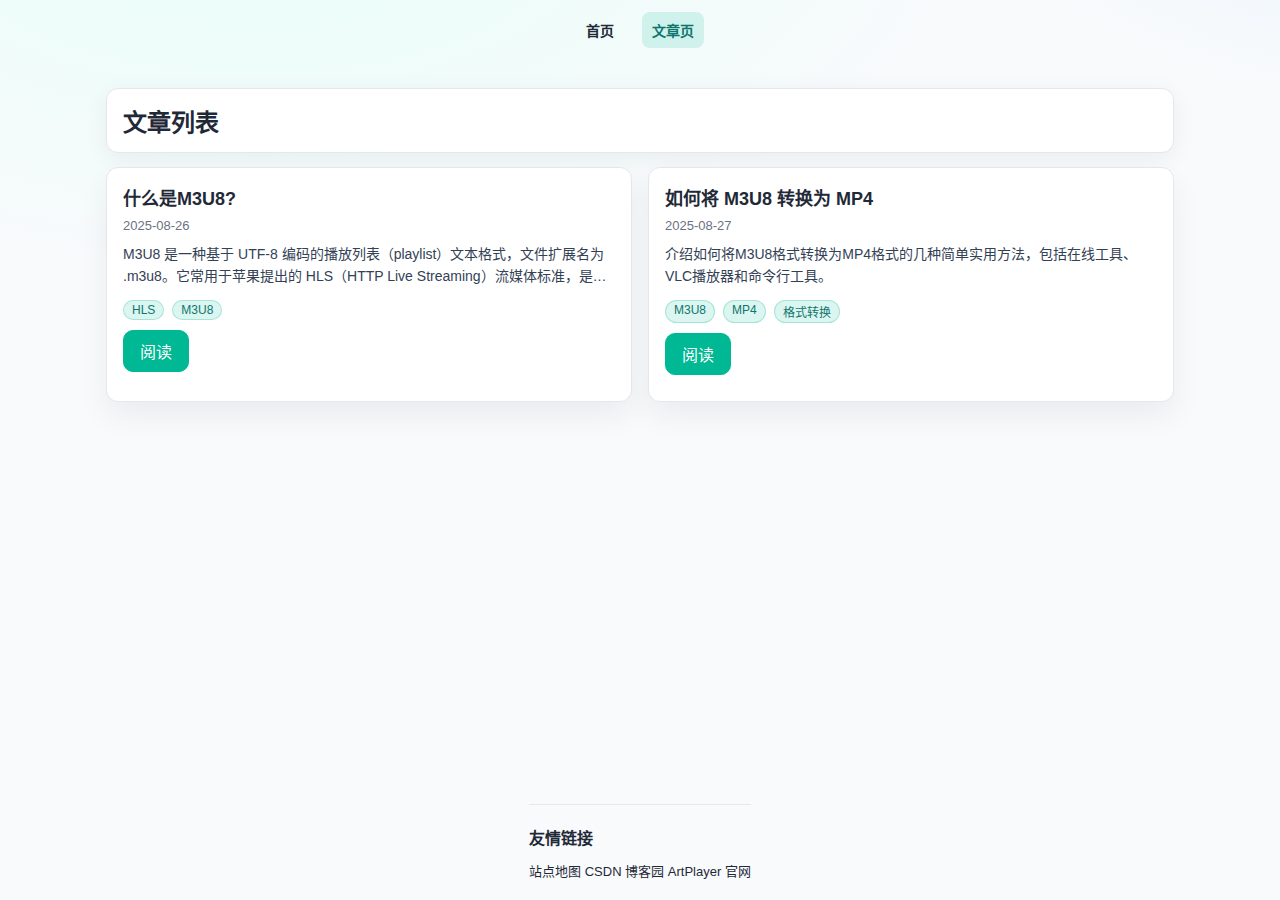
<file: docs.html>
<!DOCTYPE html>
<html lang="zh-CN">

<head>
    <meta charset="UTF-8">
    <title>文章列表 - M3U8播放器在线</title>
    <meta name="viewport" content="width=device-width,initial-scale=1">
    <meta name="description" content="文章列表，展示 docs 目录下的文章。">
    <link rel="stylesheet" href="./css/styles.css">
    <script async src="https://pagead2.googlesyndication.com/pagead/js/adsbygoogle.js?client=ca-pub-3530207113372131"
    crossorigin="anonymous"></script>
</head>

<body>
    <div class="topbar">
        <a href="index.html">首页</a>
        <a href="docs.html" class="active">文章页</a>
    </div>

    <div class="shell">
        <div class="header">
            <div>
                <h2 style="margin:0">文章列表</h2>
            </div>
        </div>

        <div id="list" class="list">
            <!-- 文章列表直接硬编码在这里 -->
            <article class="card article-card">
                <h3 class="title">
                    <a href="docs/m3u8.html" style="text-decoration: none; color: inherit;">什么是M3U8?</a>
                </h3>
                <div class="meta">
                    <span>2025-08-26</span>
                </div>
                <p class="desc">M3U8 是一种基于 UTF-8 编码的播放列表（playlist）文本格式，文件扩展名为 .m3u8。它常用于苹果提出的 HLS（HTTP Live Streaming）流媒体标准，是将一段视频切割成若干小的 TS 切片 并按需加载、顺序播放的核心索引文件。</p>
                <div class="tags">
                    <span class="tag">HLS</span>
                    <span class="tag">M3U8</span>
                </div>
                <div class="actions">
                    <a href="docs/m3u8.html" class="btn" target="_blank" rel="noopener">阅读</a>
                </div>
            </article>
            <article class="card article-card">
                <h3 class="title">
                    <a href="docs/m3u8-to-mp4.html" style="text-decoration: none; color: inherit;">如何将 M3U8 转换为 MP4</a>
                </h3>
                <div class="meta">
                    <span>2025-08-27</span>
                </div>
                <p class="desc">介绍如何将M3U8格式转换为MP4格式的几种简单实用方法，包括在线工具、VLC播放器和命令行工具。</p>
                <div class="tags">
                    <span class="tag">M3U8</span>
                    <span class="tag">MP4</span>
                    <span class="tag">格式转换</span>
                </div>
                <div class="actions">
                    <a href="docs/m3u8-to-mp4.html" class="btn" target="_blank" rel="noopener">阅读</a>
                </div>
            </article>
        </div>
        <div id="empty" class="empty" style="display:none"></div>
    </div>

    <div class="footer">
        <!-- 友链直接硬编码在这里 -->
        <div class="friend-links">
            <h3>友情链接</h3>
            <div class="links-container">
                  <a href="./website/sitemap.xml" target="_blank" rel="noopener">站点地图</a>
                <a href="https://www.csdn.net/" target="_blank" rel="noopener">CSDN</a>
                <a href="https://www.cnblogs.com/" target="_blank" rel="noopener">博客园</a>
                <a href="https://artplayer.org/" target="_blank" rel="noopener">ArtPlayer 官网</a>
            </div>
        </div>
    </div>

    <script src="./js/common.js"></script>
</body>

</html>
</file>
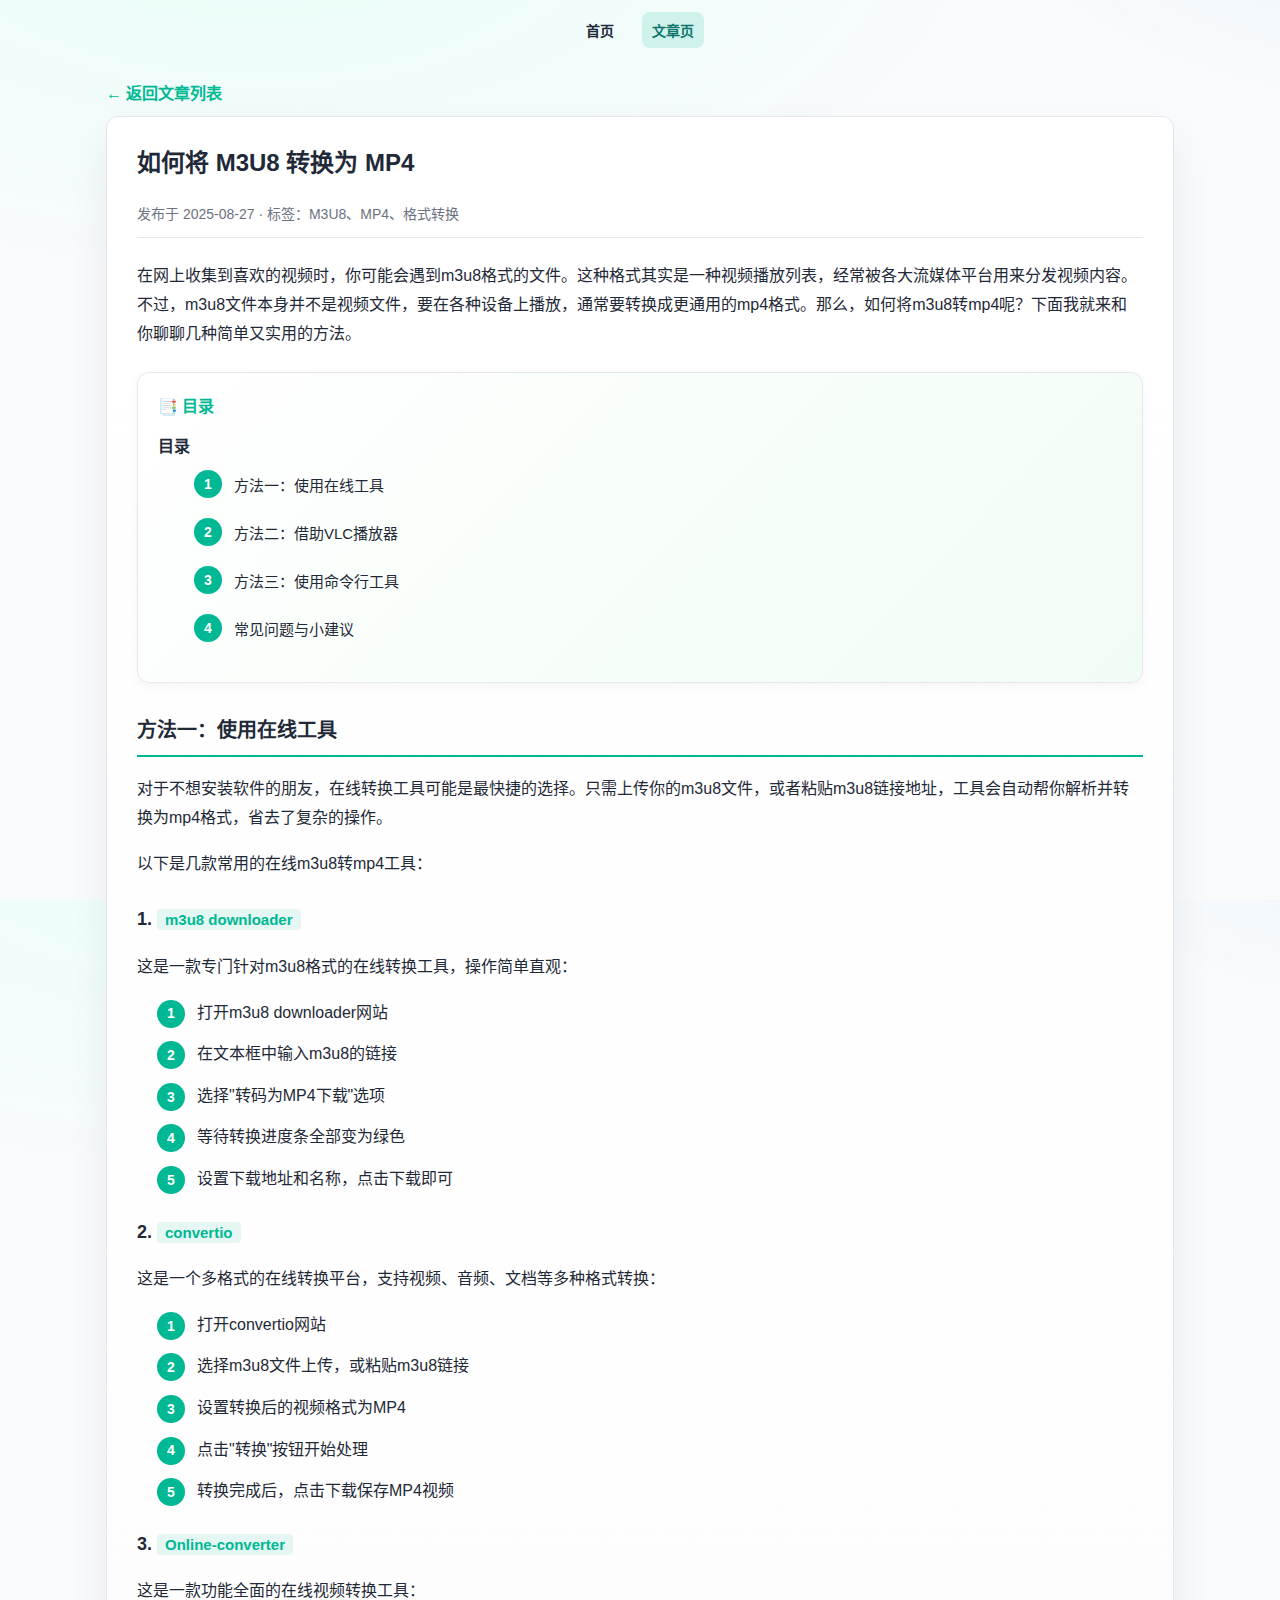
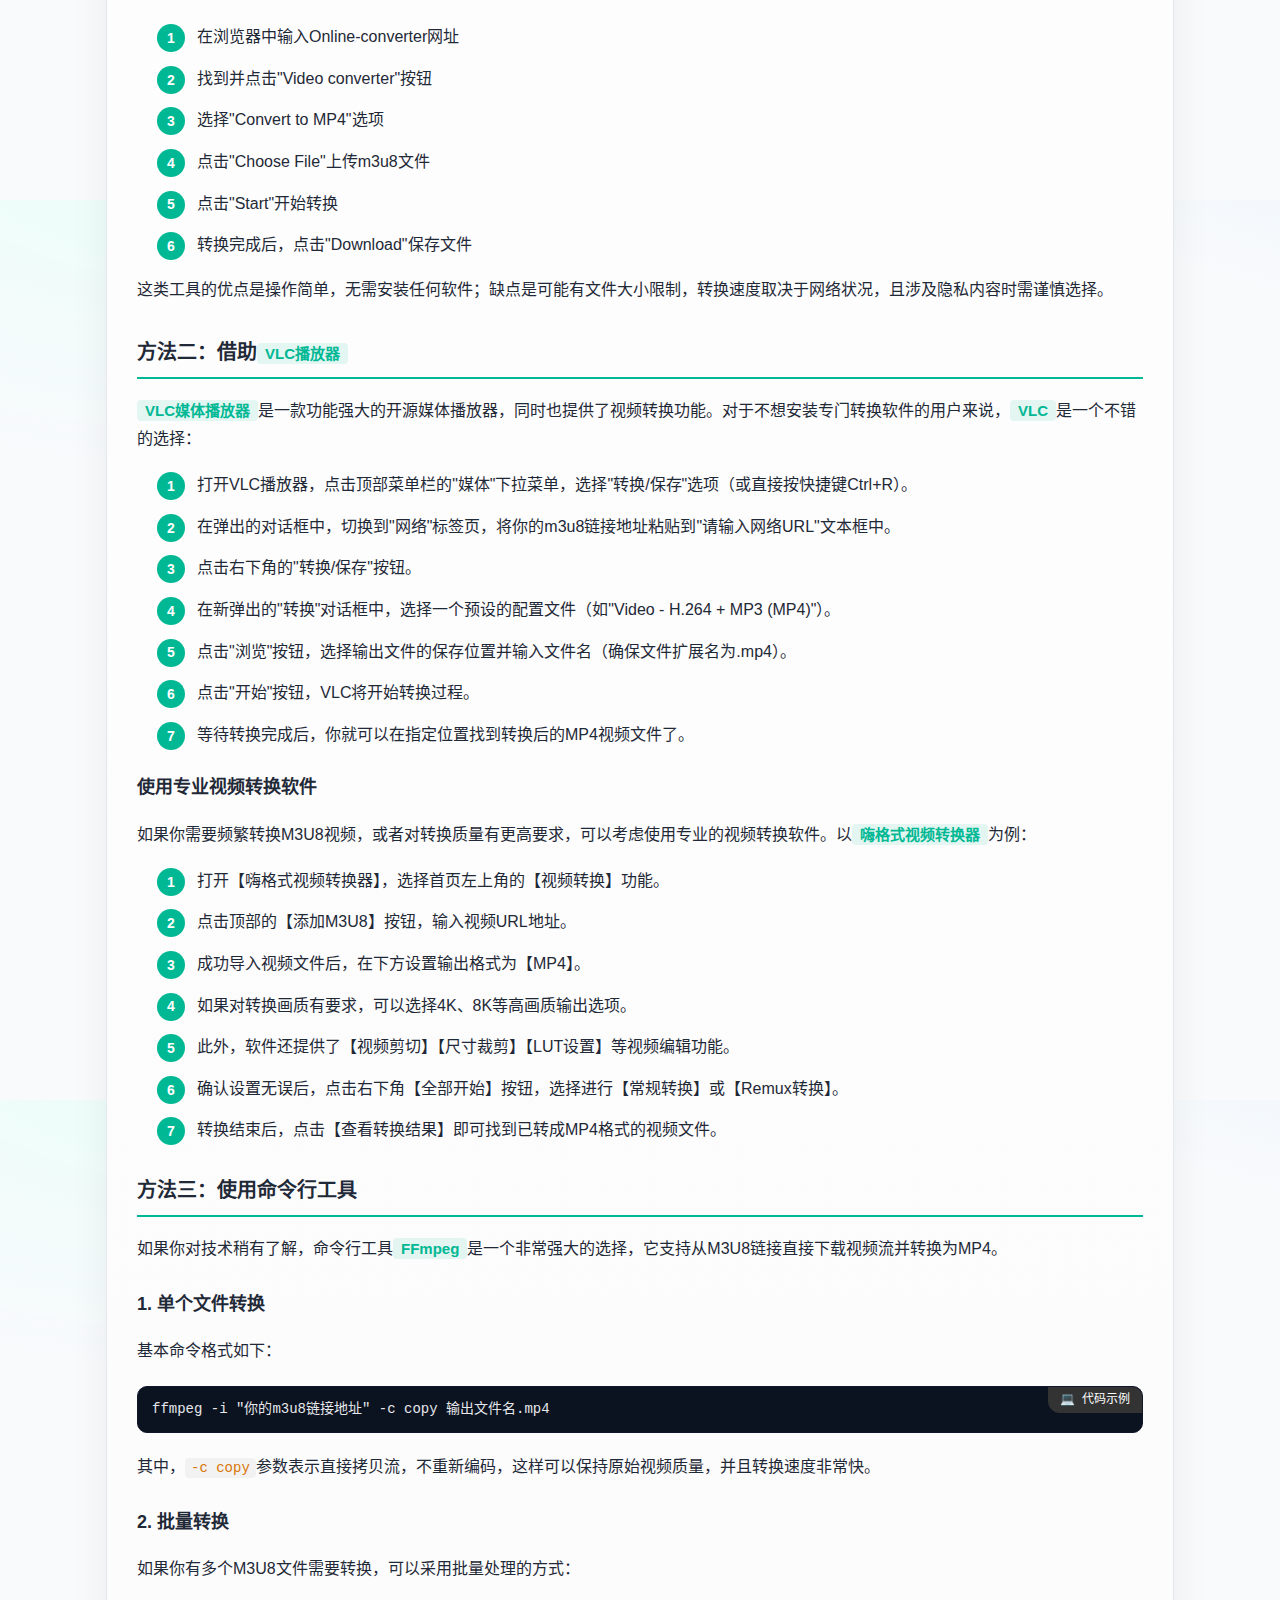
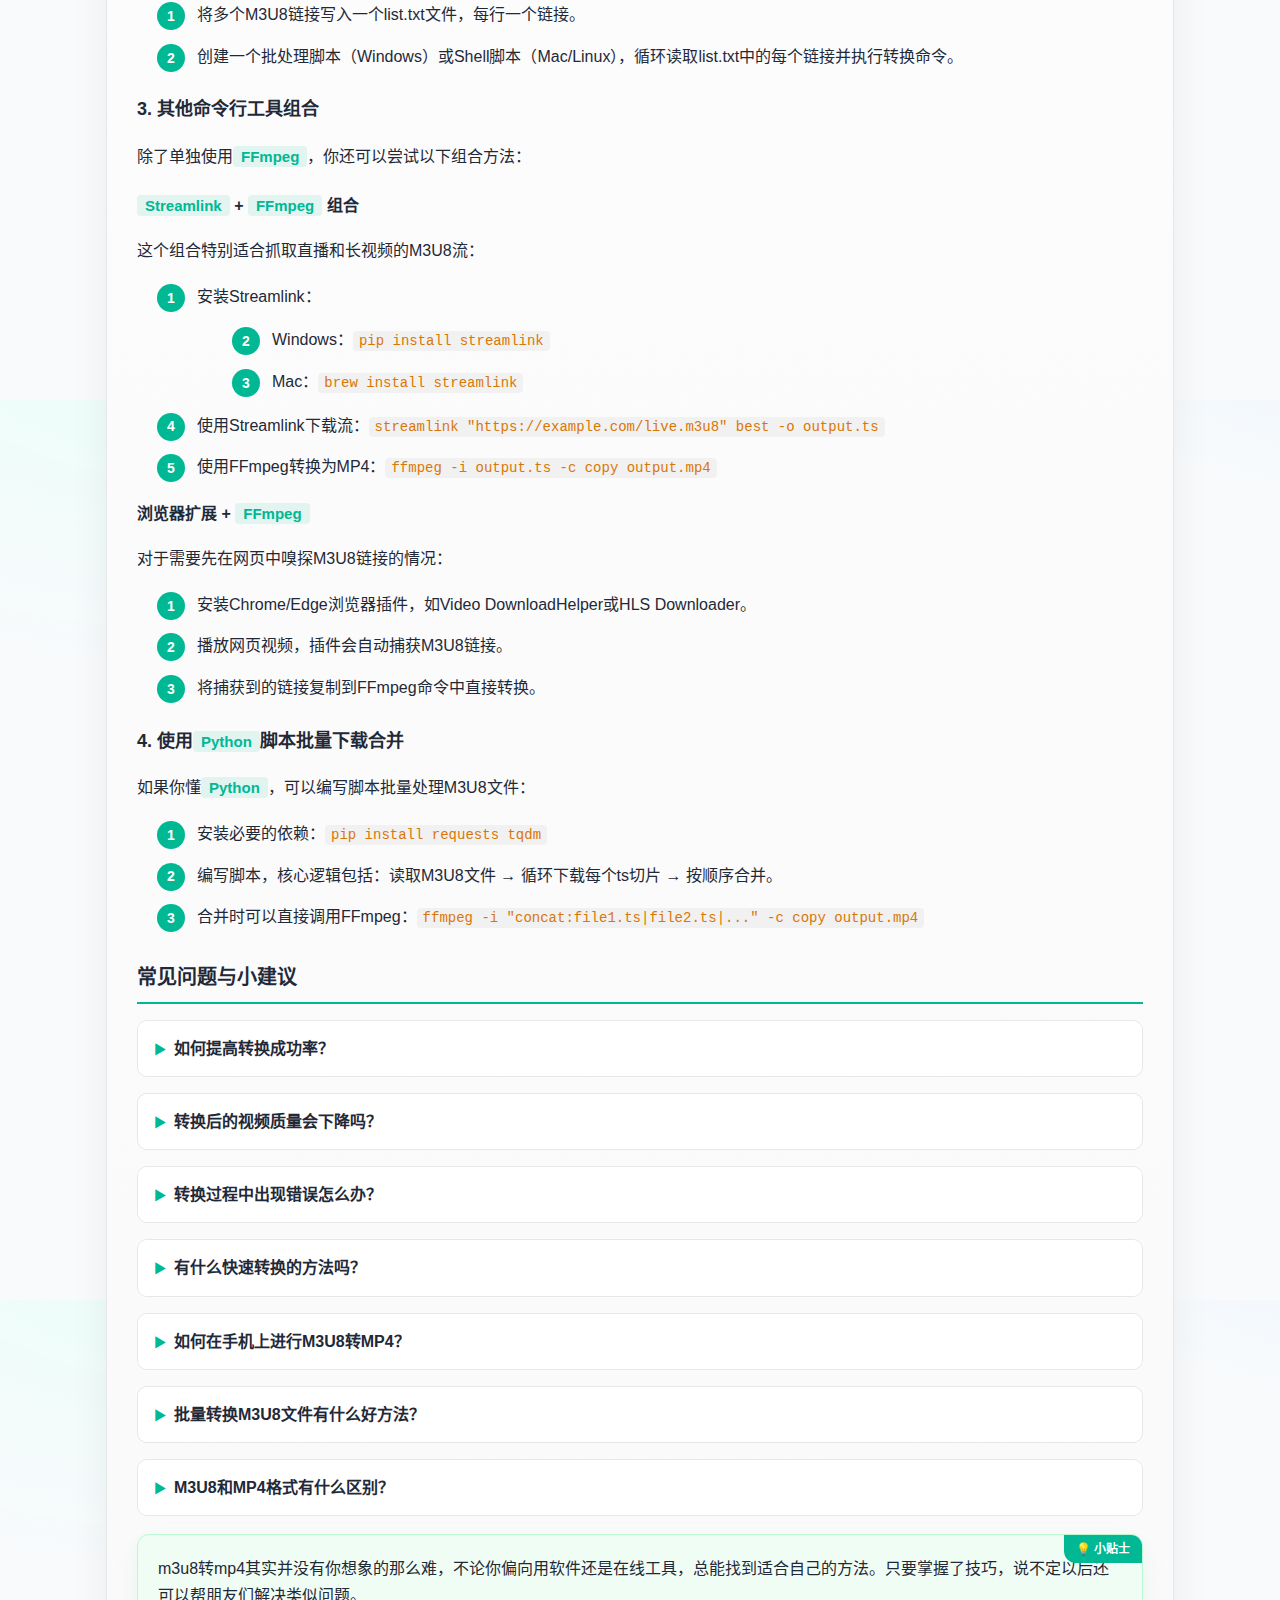
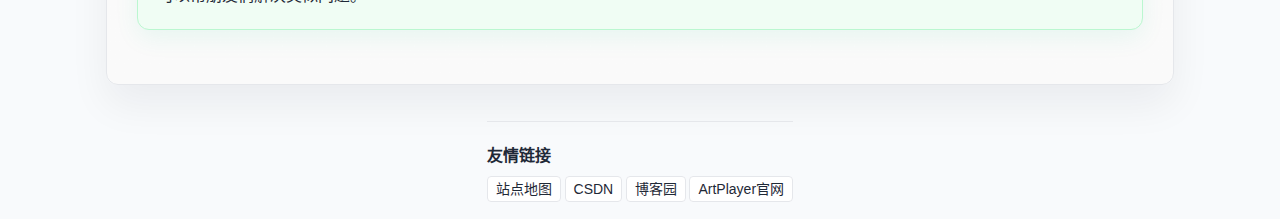
<file: docs/m3u8-to-mp4.html>
<!DOCTYPE html>
<html lang="zh-CN">

<head>
    <meta charset="UTF-8">
    <title>如何将 M3U8 转换为 MP4</title>
    <meta name="viewport" content="width=device-width,initial-scale=1">
    <meta name="description" content="介绍如何将M3U8格式转换为MP4格式的几种简单实用方法，包括在线工具、VLC播放器和命令行工具。">
    <link rel="stylesheet" href="../css/styles.css">
    <script async src="https://pagead2.googlesyndication.com/pagead/js/adsbygoogle.js?client=ca-pub-3530207113372131"
    crossorigin="anonymous"></script>
</head>

<body>
    <div class="topbar">
        <a href="../index.html">首页</a>
        <a href="../docs.html" class="active">文章页</a>
    </div>

    <div class="shell">
        <div class="back"><a href="../docs.html">← 返回文章列表</a></div>
        <article class="article">
            <h1>如何将 M3U8 转换为 MP4</h1>
            <div class="meta">发布于 2025-08-27 · 标签：M3U8、MP4、格式转换</div>

            <p>在网上收集到喜欢的视频时，你可能会遇到m3u8格式的文件。这种格式其实是一种视频播放列表，经常被各大流媒体平台用来分发视频内容。不过，m3u8文件本身并不是视频文件，要在各种设备上播放，通常要转换成更通用的mp4格式。那么，如何将m3u8转mp4呢？下面我就来和你聊聊几种简单又实用的方法。</p>

            <div class="toc">
                <b>目录</b>
                <ol style="margin:8px 0 0 16px">
                    <li><a href="#online-tool">方法一：使用在线工具</a></li>
                    <li><a href="#vlc-player">方法二：借助VLC播放器</a></li>
                    <li><a href="#command-line">方法三：使用命令行工具</a></li>
                    <li><a href="#tips">常见问题与小建议</a></li>
                </ol>
            </div>

            <h2 id="online-tool">方法一：使用在线工具</h2>
            <p>对于不想安装软件的朋友，在线转换工具可能是最快捷的选择。只需上传你的m3u8文件，或者粘贴m3u8链接地址，工具会自动帮你解析并转换为mp4格式，省去了复杂的操作。</p>
            <p>以下是几款常用的在线m3u8转mp4工具：</p>
            
            <h3>1. <span class="tool-name">m3u8 downloader</span></h3>
            <p>这是一款专门针对m3u8格式的在线转换工具，操作简单直观：</p>
            <ol>
                <li>打开m3u8 downloader网站</li>
                <li>在文本框中输入m3u8的链接</li>
                <li>选择"转码为MP4下载"选项</li>
                <li>等待转换进度条全部变为绿色</li>
                <li>设置下载地址和名称，点击下载即可</li>
            </ol>
            
            <h3>2. <span class="tool-name">convertio</span></h3>
            <p>这是一个多格式的在线转换平台，支持视频、音频、文档等多种格式转换：</p>
            <ol>
                <li>打开convertio网站</li>
                <li>选择m3u8文件上传，或粘贴m3u8链接</li>
                <li>设置转换后的视频格式为MP4</li>
                <li>点击"转换"按钮开始处理</li>
                <li>转换完成后，点击下载保存MP4视频</li>
            </ol>
            
            <h3>3. <span class="tool-name">Online-converter</span></h3>
            <p>这是一款功能全面的在线视频转换工具：</p>
            <ol>
                <li>在浏览器中输入Online-converter网址</li>
                <li>找到并点击"Video converter"按钮</li>
                <li>选择"Convert to MP4"选项</li>
                <li>点击"Choose File"上传m3u8文件</li>
                <li>点击"Start"开始转换</li>
                <li>转换完成后，点击"Download"保存文件</li>
            </ol>
            
            <p>这类工具的优点是操作简单，无需安装任何软件；缺点是可能有文件大小限制，转换速度取决于网络状况，且涉及隐私内容时需谨慎选择。

            <h2 id="vlc-player">方法二：借助<span class="tool-name">VLC播放器</span></h2>
            <p><span class="tool-name">VLC媒体播放器</span>是一款功能强大的开源媒体播放器，同时也提供了视频转换功能。对于不想安装专门转换软件的用户来说，<span class="tool-name">VLC</span>是一个不错的选择：</p>
            <ol>
                <li>打开VLC播放器，点击顶部菜单栏的"媒体"下拉菜单，选择"转换/保存"选项（或直接按快捷键Ctrl+R）。</li>
                <li>在弹出的对话框中，切换到"网络"标签页，将你的m3u8链接地址粘贴到"请输入网络URL"文本框中。</li>
                <li>点击右下角的"转换/保存"按钮。</li>
                <li>在新弹出的"转换"对话框中，选择一个预设的配置文件（如"Video - H.264 + MP3 (MP4)"）。</li>
                <li>点击"浏览"按钮，选择输出文件的保存位置并输入文件名（确保文件扩展名为.mp4）。</li>
                <li>点击"开始"按钮，VLC将开始转换过程。</li>
                <li>等待转换完成后，你就可以在指定位置找到转换后的MP4视频文件了。</li>
            </ol>
            
            <h3>使用专业视频转换软件</h3>
            <p>如果你需要频繁转换M3U8视频，或者对转换质量有更高要求，可以考虑使用专业的视频转换软件。以<span class="tool-name">嗨格式视频转换器</span>为例：</p>
            <ol>
                <li>打开【嗨格式视频转换器】，选择首页左上角的【视频转换】功能。</li>
                <li>点击顶部的【添加M3U8】按钮，输入视频URL地址。</li>
                <li>成功导入视频文件后，在下方设置输出格式为【MP4】。</li>
                <li>如果对转换画质有要求，可以选择4K、8K等高画质输出选项。</li>
                <li>此外，软件还提供了【视频剪切】【尺寸裁剪】【LUT设置】等视频编辑功能。</li>
                <li>确认设置无误后，点击右下角【全部开始】按钮，选择进行【常规转换】或【Remux转换】。</li>
                <li>转换结束后，点击【查看转换结果】即可找到已转成MP4格式的视频文件。</li>
            </ol>

            <h2 id="command-line">方法三：使用命令行工具</h2>
            <p>如果你对技术稍有了解，命令行工具<span class="tool-name">FFmpeg</span>是一个非常强大的选择，它支持从M3U8链接直接下载视频流并转换为MP4。</p>
            
            <h3>1. 单个文件转换</h3>
            <p>基本命令格式如下：</p>
            <pre><code>ffmpeg -i "你的m3u8链接地址" -c copy 输出文件名.mp4</code></pre>
            <p>其中，<code>-c copy</code>参数表示直接拷贝流，不重新编码，这样可以保持原始视频质量，并且转换速度非常快。</p>
            
            <h3>2. 批量转换</h3>
            <p>如果你有多个M3U8文件需要转换，可以采用批量处理的方式：</p>
            <ol>
                <li>将多个M3U8链接写入一个list.txt文件，每行一个链接。</li>
                <li>创建一个批处理脚本（Windows）或Shell脚本（Mac/Linux），循环读取list.txt中的每个链接并执行转换命令。</li>
            </ol>
            
            <h3>3. 其他命令行工具组合</h3>
            <p>除了单独使用<span class="tool-name">FFmpeg</span>，你还可以尝试以下组合方法：</p>
            
            <h4><span class="tool-name">Streamlink</span> + <span class="tool-name">FFmpeg</span> 组合</h4>
            <p>这个组合特别适合抓取直播和长视频的M3U8流：</p>
            <ol>
                <li>安装Streamlink：
                    <ul>
                        <li>Windows：<code>pip install streamlink</code></li>
                        <li>Mac：<code>brew install streamlink</code></li>
                    </ul>
                </li>
                <li>使用Streamlink下载流：<code>streamlink "https://example.com/live.m3u8" best -o output.ts</code></li>
                <li>使用FFmpeg转换为MP4：<code>ffmpeg -i output.ts -c copy output.mp4</code></li>
            </ol>
            
            <h4>浏览器扩展 + <span class="tool-name">FFmpeg</span></h4>
            <p>对于需要先在网页中嗅探M3U8链接的情况：</p>
            <ol>
                <li>安装Chrome/Edge浏览器插件，如Video DownloadHelper或HLS Downloader。</li>
                <li>播放网页视频，插件会自动捕获M3U8链接。</li>
                <li>将捕获到的链接复制到FFmpeg命令中直接转换。</li>
            </ol>
            
            <h3>4. 使用<span class="tool-name">Python</span>脚本批量下载合并</h3>
            <p>如果你懂<span class="tool-name">Python</span>，可以编写脚本批量处理M3U8文件：</p>
            <ol>
                <li>安装必要的依赖：<code>pip install requests tqdm</code></li>
                <li>编写脚本，核心逻辑包括：读取M3U8文件 → 循环下载每个ts切片 → 按顺序合并。</li>
                <li>合并时可以直接调用FFmpeg：<code>ffmpeg -i "concat:file1.ts|file2.ts|..." -c copy output.mp4</code></li>
            </ol>

            <h2 id="tips">常见问题与小建议</h2>
            
            <details>
                <summary>如何提高转换成功率？</summary>
                <div style="margin-top:8px;color:#334155">确保网络连接稳定，尤其是使用在线工具或直接转换网络链接时。对于本地文件，确保文件路径正确无误。另外，如果M3U8链接过期，可以尝试使用浏览器开发者工具获取最新的链接地址。</div>
            </details>
            
            <details>
                <summary>转换后的视频质量会下降吗？</summary>
                <div style="margin-top:8px;color:#334155">使用<code>-c copy</code>参数的FFmpeg命令可以无损复制视频流和音频流，不会损失质量。其他方法如果使用适当的设置，质量损失也可以降到最低。例如，专业转换软件中的"Remux转换"功能可以保持极高的视频质量。</div>
            </details>
            
            <details>
                <summary>转换过程中出现错误怎么办？</summary>
                <div style="margin-top:8px;color:#334155">如果一种方法失败，可以尝试其他方法。例如，如果在线工具转换失败，可以试试VLC或FFmpeg。另外，确保你的M3U8链接是有效的，没有过期或被限制访问。对于加密的M3U8文件，可能需要额外的解密密钥才能成功转换。</div>
            </details>
            
            <details>
                <summary>有什么快速转换的方法吗？</summary>
                <div style="margin-top:8px;color:#334155">使用FFmpeg的<code>-c copy</code>参数进行无损复制是最快的方法，因为它不需要重新编码。部分专业转换软件提供的"Remux转换"功能也具有极快的转换速度。</div>
            </details>
            
            <details>
                <summary>如何在手机上进行M3U8转MP4？</summary>
                <div style="margin-top:8px;color:#334155">手机用户可以尝试使用QQ浏览器内置的转换功能：打开QQ浏览器 → 进入"下载管理" → 长按视频名称 → 点击"更多"→"详情"→"打开文件所在目录" → 再次长按选中文件 → 点击"更多"→"M3U8转MP4"。转换完成后会有成功提示。</div>
            </details>
            
            <details>
                <summary>批量转换M3U8文件有什么好方法？</summary>
                <div style="margin-top:8px;color:#334155">批量转换推荐使用FFmpeg配合批处理脚本，或者使用支持批量操作的专业转换软件。对于技术用户，还可以尝试使用Python脚本进行批量下载和合并处理。</div>
            </details>
            
            <details>
                <summary>M3U8和MP4格式有什么区别？</summary>
                <div style="margin-top:8px;color:#334155">M3U8本质上是一种播放列表文件，它包含了指向实际视频片段（通常是.ts文件）的链接，主要用于HLS流媒体传输。而MP4是一种完整的视频容器格式，可以直接存储视频、音频和字幕等内容，广泛支持各种设备和平台。</div>
            </details>

            <div class="remark" style="margin-top:18px">
                m3u8转mp4其实并没有你想象的那么难，不论你偏向用软件还是在线工具，总能找到适合自己的方法。只要掌握了技巧，说不定以后还可以帮朋友们解决类似问题。
            </div>
        </article>
    </div>

    <div class="footer">
        <div class="friend-links">
            <h3>友情链接</h3>
            <div class="links-container">
                <a href="../website/sitemap.xml" target="_blank" rel="noopener noreferrer" class="friend-link">站点地图</a>
                <a href="https://blog.csdn.net/" target="_blank" rel="noopener noreferrer" class="friend-link">CSDN</a>
                <a href="https://www.cnblogs.com/" target="_blank" rel="noopener noreferrer" class="friend-link">博客园</a>
                <a href="https://artplayer.org/" target="_blank" rel="noopener noreferrer" class="friend-link">ArtPlayer官网</a>
            </div>
        </div>
    </div>
</body>

</html>
</file>
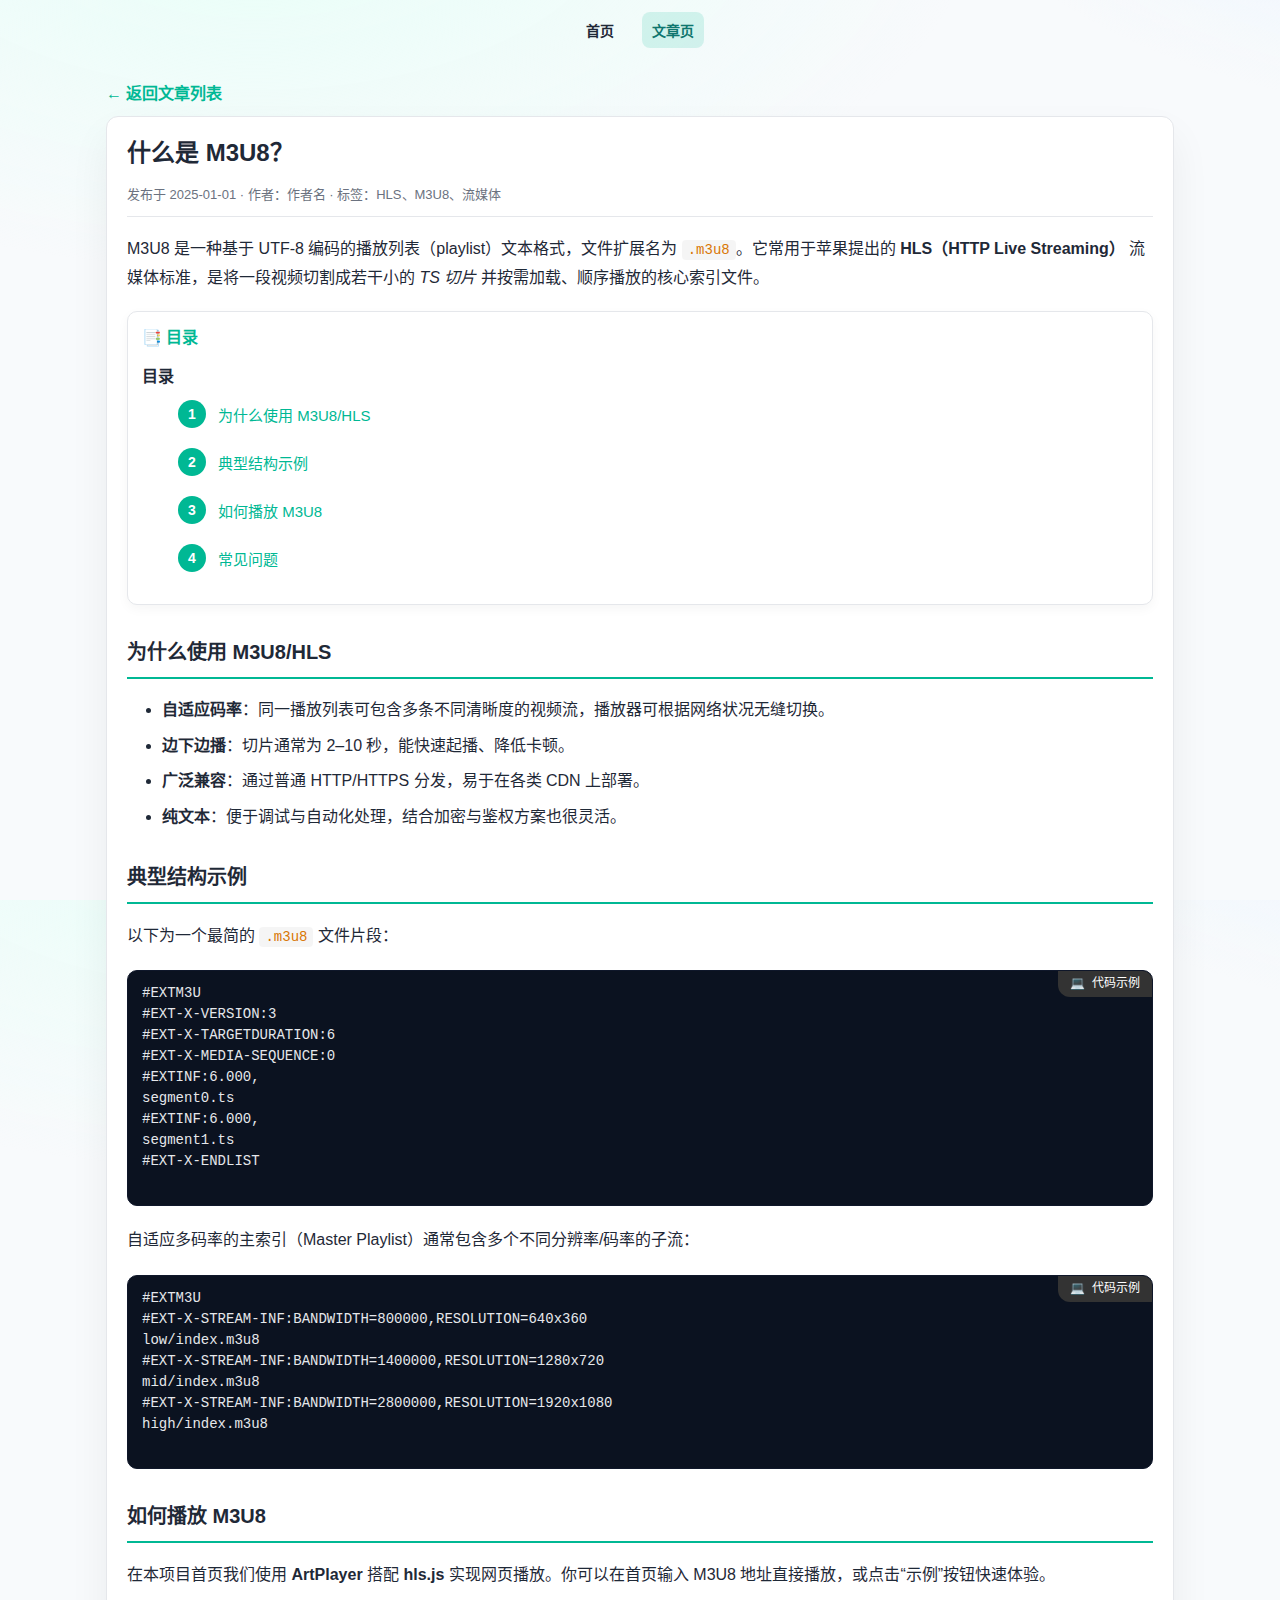
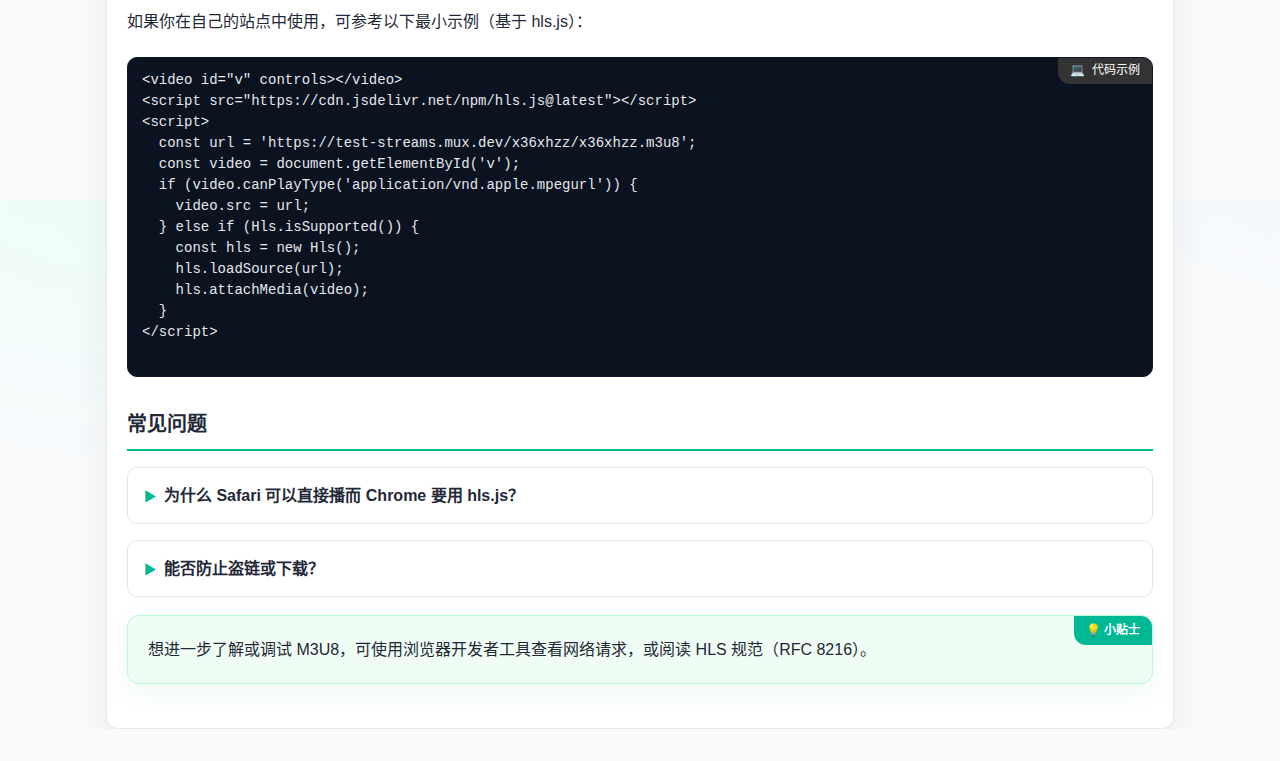
<file: docs/m3u8.html>
<!DOCTYPE html>
<html lang="zh-CN">

<head>
    <meta charset="UTF-8">
    <title>什么是 M3U8（HLS 播放列表）</title>
    <meta name="viewport" content="width=device-width,initial-scale=1">
    <meta name="description" content="介绍 M3U8/HLS 的基础概念、典型结构与优势，以及如何播放。">
    <link rel="stylesheet" href="../css/styles.css">
    <style>
        .article { background: var(--card); border: 1px solid var(--border); border-radius: 12px; padding: 20px; box-shadow: 0 20px 40px rgba(15,23,42,.06) }
        .article h1 { margin: 0 0 6px 0 }
        .article .meta { color: var(--muted); font-size: 13px; margin-bottom: 16px }
        .article pre { background: #0b1220; color: #e5e7eb; padding: 12px 14px; border-radius: 10px; overflow: auto; border: 1px solid #0f172a }
        .article code { font-family: ui-monospace, SFMono-Regular, Menlo, Monaco, Consolas, "Liberation Mono", "Courier New", monospace }
        .article img { max-width: 100%; border-radius: 10px; border: 1px solid var(--border) }
        .toc { margin: 16px 0; padding: 12px 14px; border-radius: 10px; border: 1px solid var(--border); background: #ffffff }
        .toc a { color: var(--brand); text-decoration: none }
        .toc a:hover { text-decoration: underline; text-underline-offset: 3px }
        .back { display: inline-flex; align-items: center; gap: 6px; margin-bottom: 12px }
        .back a { color: var(--brand); text-decoration: none; font-weight: 600 }
        .back a:hover { text-decoration: underline; text-underline-offset: 3px }
    </style>
    <script async src="https://pagead2.googlesyndication.com/pagead/js/adsbygoogle.js?client=ca-pub-3530207113372131"
    crossorigin="anonymous"></script>
</head>

<body>
    <div class="topbar">
        <a href="../index.html">首页</a>
        <a href="../docs.html" class="active">文章页</a>
    </div>

    <div class="shell">
        <div class="back"><a href="../docs.html">← 返回文章列表</a></div>
        <article class="article">
            <h1>什么是 M3U8？</h1>
            <div class="meta">发布于 2025-01-01 · 作者：作者名 · 标签：HLS、M3U8、流媒体</div>

            <p>M3U8 是一种基于 UTF-8 编码的播放列表（playlist）文本格式，文件扩展名为 <code>.m3u8</code>。它常用于苹果提出的 <strong>HLS（HTTP Live Streaming）</strong> 流媒体标准，是将一段视频切割成若干小的 <em>TS 切片</em> 并按需加载、顺序播放的核心索引文件。</p>

            <div class="toc">
                <b>目录</b>
                <ol style="margin:8px 0 0 16px">
                    <li><a href="#why">为什么使用 M3U8/HLS</a></li>
                    <li><a href="#structure">典型结构示例</a></li>
                    <li><a href="#play">如何播放 M3U8</a></li>
                    <li><a href="#faq">常见问题</a></li>
                </ol>
            </div>

            <h2 id="why">为什么使用 M3U8/HLS</h2>
            <ul>
                <li><b>自适应码率</b>：同一播放列表可包含多条不同清晰度的视频流，播放器可根据网络状况无缝切换。</li>
                <li><b>边下边播</b>：切片通常为 2–10 秒，能快速起播、降低卡顿。</li>
                <li><b>广泛兼容</b>：通过普通 HTTP/HTTPS 分发，易于在各类 CDN 上部署。</li>
                <li><b>纯文本</b>：便于调试与自动化处理，结合加密与鉴权方案也很灵活。</li>
            </ul>

            <h2 id="structure">典型结构示例</h2>
            <p>以下为一个最简的 <code>.m3u8</code> 文件片段：</p>
            <pre><code>#EXTM3U
#EXT-X-VERSION:3
#EXT-X-TARGETDURATION:6
#EXT-X-MEDIA-SEQUENCE:0
#EXTINF:6.000,
segment0.ts
#EXTINF:6.000,
segment1.ts
#EXT-X-ENDLIST
            </code></pre>

            <p>自适应多码率的主索引（Master Playlist）通常包含多个不同分辨率/码率的子流：</p>
            <pre><code>#EXTM3U
#EXT-X-STREAM-INF:BANDWIDTH=800000,RESOLUTION=640x360
low/index.m3u8
#EXT-X-STREAM-INF:BANDWIDTH=1400000,RESOLUTION=1280x720
mid/index.m3u8
#EXT-X-STREAM-INF:BANDWIDTH=2800000,RESOLUTION=1920x1080
high/index.m3u8
            </code></pre>

            <h2 id="play">如何播放 M3U8</h2>
            <p>在本项目首页我们使用 <b>ArtPlayer</b> 搭配 <b>hls.js</b> 实现网页播放。你可以在首页输入 M3U8 地址直接播放，或点击“示例”按钮快速体验。</p>
            <p>如果你在自己的站点中使用，可参考以下最小示例（基于 hls.js）：</p>
            <pre><code class="language-html">&lt;video id="v" controls&gt;&lt;/video&gt;
&lt;script src="https://cdn.jsdelivr.net/npm/hls.js@latest"&gt;&lt;/script&gt;
&lt;script&gt;
  const url = 'https://test-streams.mux.dev/x36xhzz/x36xhzz.m3u8';
  const video = document.getElementById('v');
  if (video.canPlayType('application/vnd.apple.mpegurl')) {
    video.src = url;
  } else if (Hls.isSupported()) {
    const hls = new Hls();
    hls.loadSource(url);
    hls.attachMedia(video);
  }
&lt;/script&gt;
            </code></pre>

            <h2 id="faq">常见问题</h2>
            <details>
                <summary>为什么 Safari 可以直接播而 Chrome 要用 hls.js？</summary>
                <div style="margin-top:8px;color:#334155">Safari 原生支持 HLS；大多数非 Safari 浏览器需要通过 JavaScript 解码库（如 hls.js）来支持 MSE 播放。</div>
            </details>
            <details>
                <summary>能否防止盗链或下载？</summary>
                <div style="margin-top:8px;color:#334155">可结合 Token 鉴权、Referer 限制、切片加密与短时 URL 等手段，但前端始终无法完全阻止抓包与下载。</div>
            </details>

            <div class="remark" style="margin-top:18px">
                想进一步了解或调试 M3U8，可使用浏览器开发者工具查看网络请求，或阅读 HLS 规范（RFC 8216）。
            </div>
        </article>
    </div>
</body>

</html>
</file>
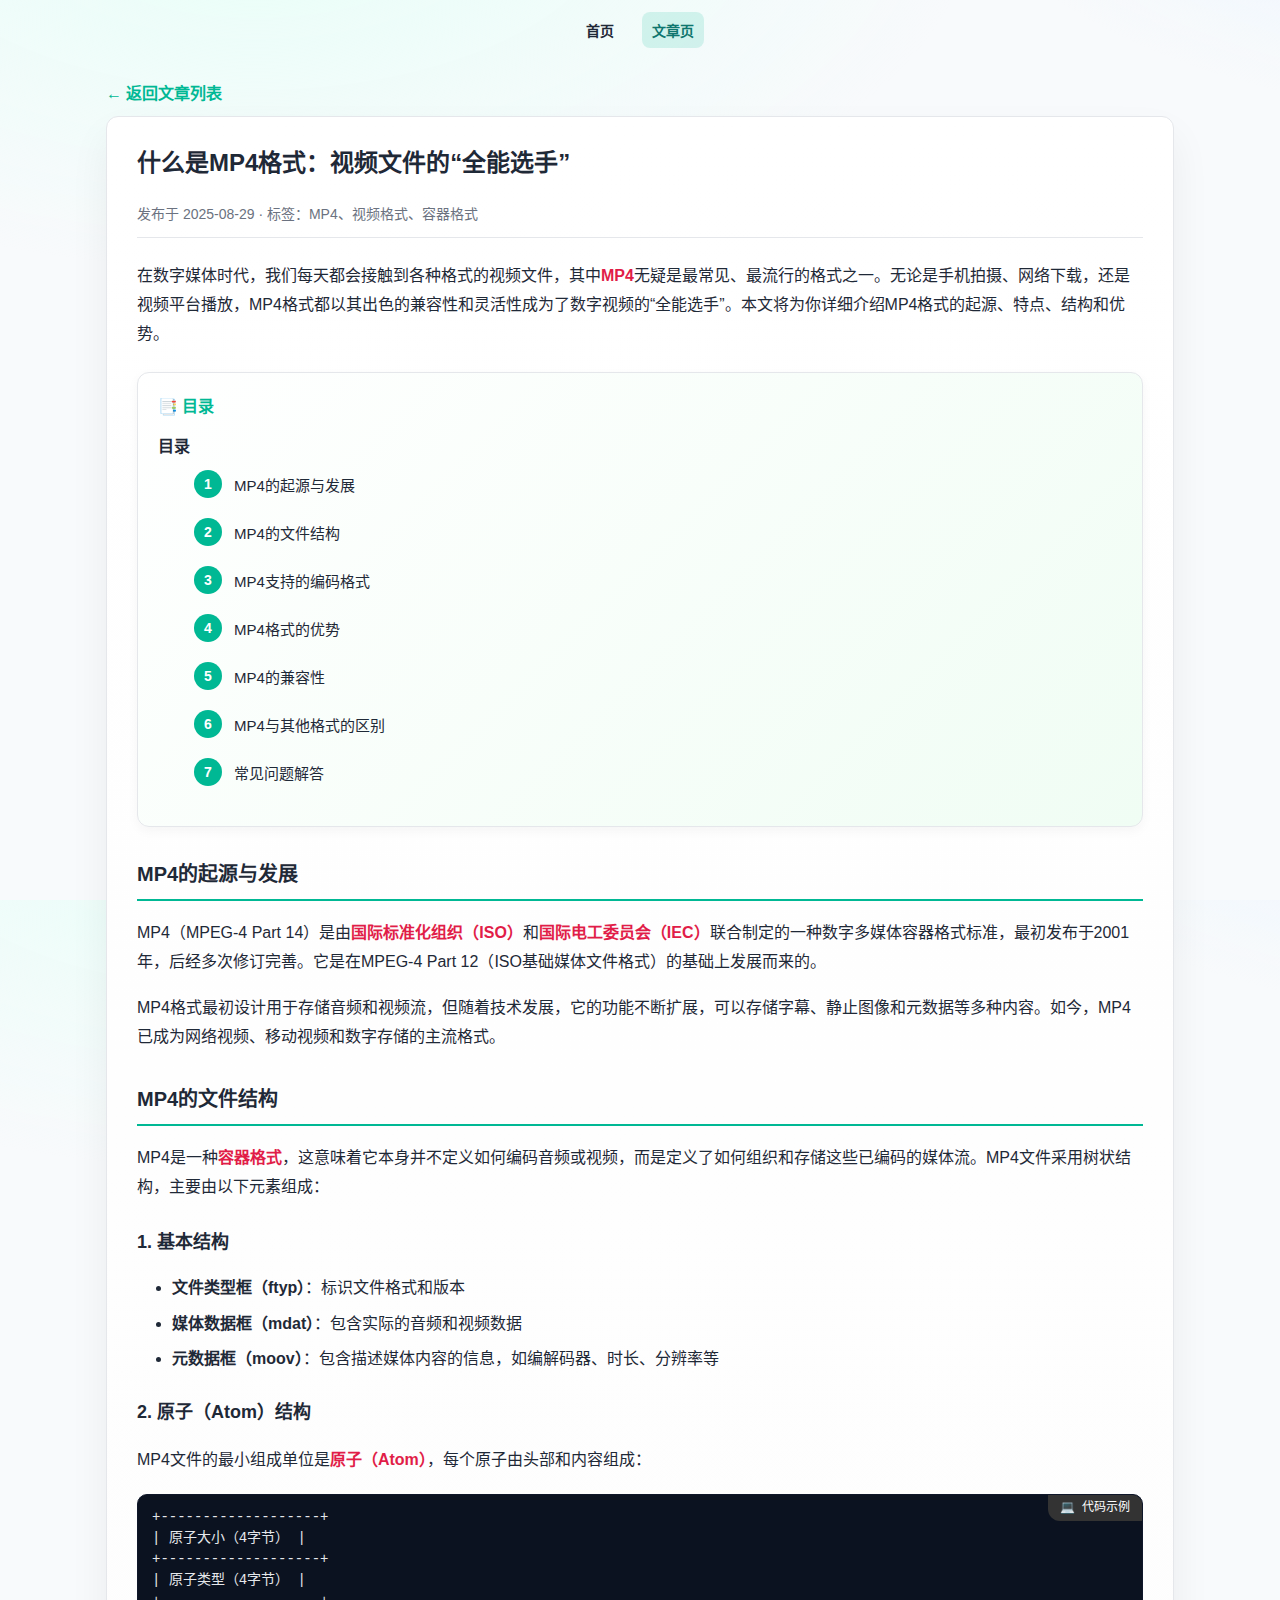
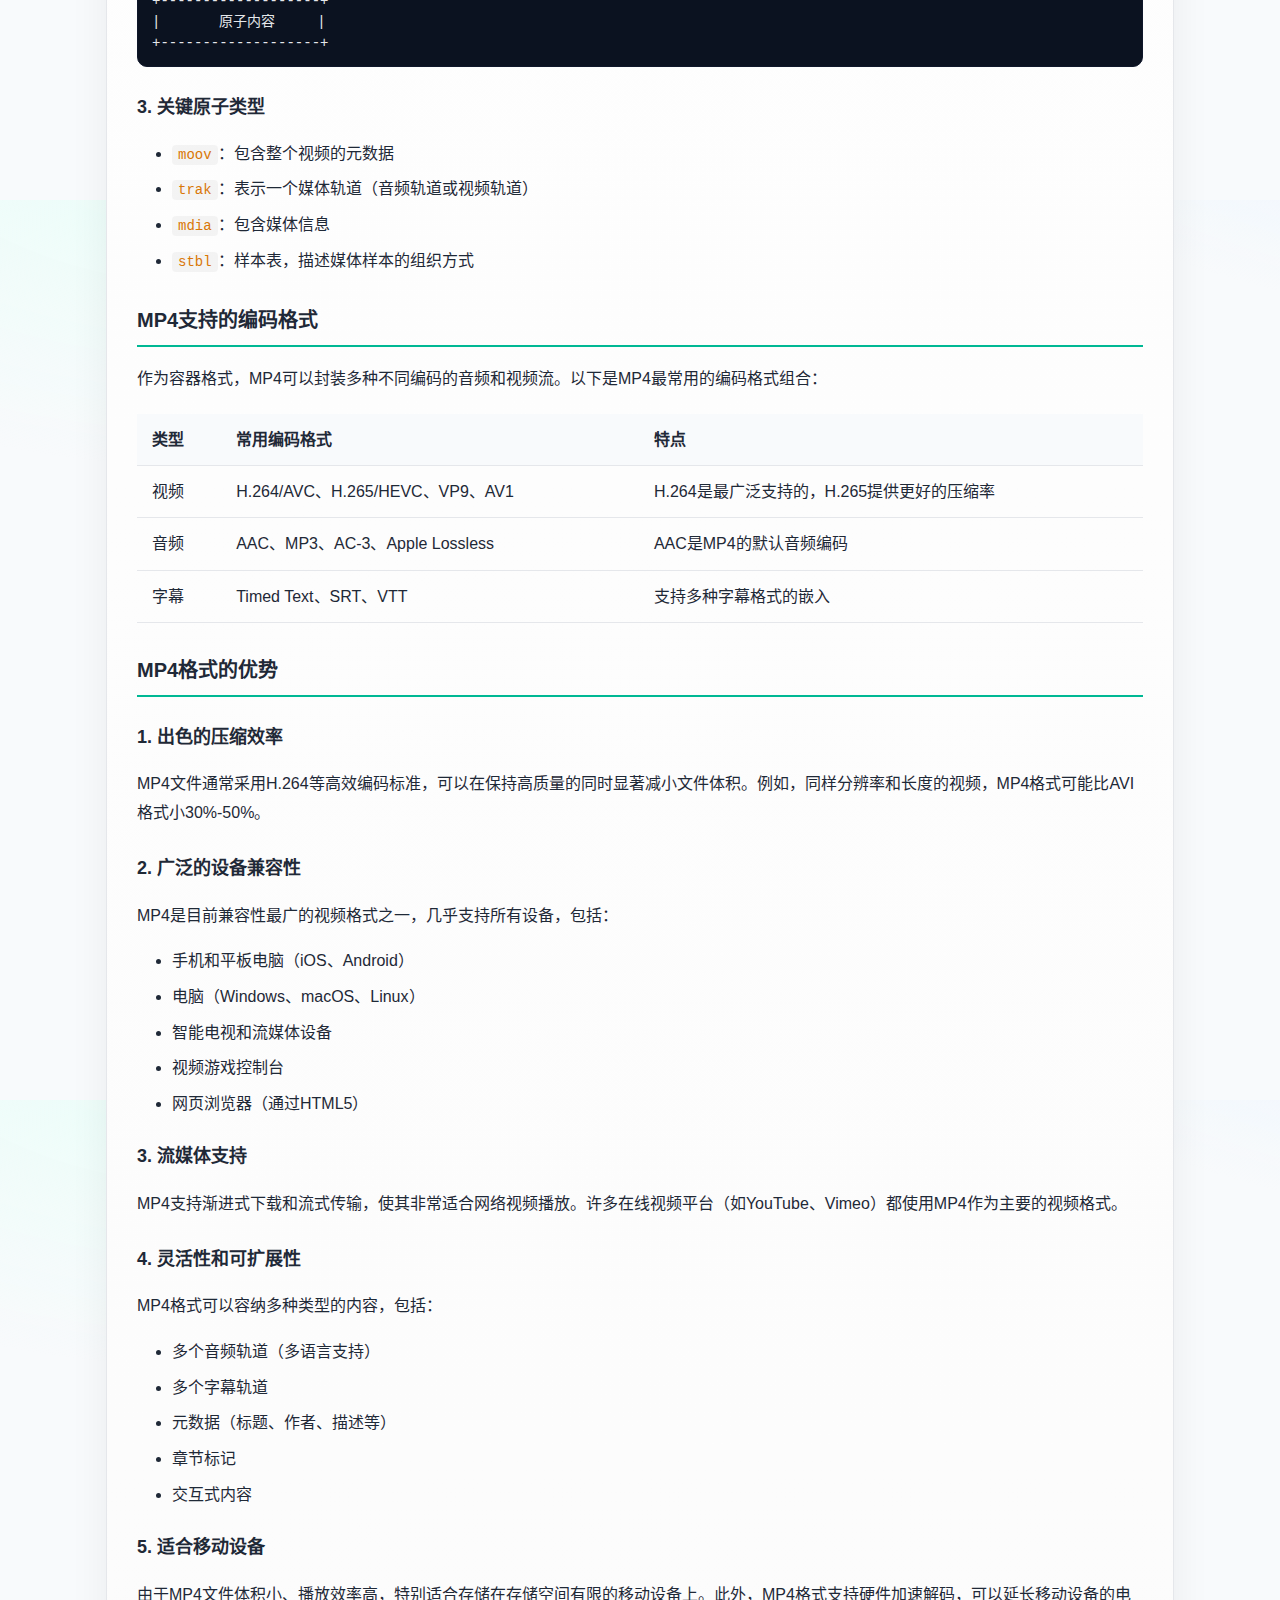
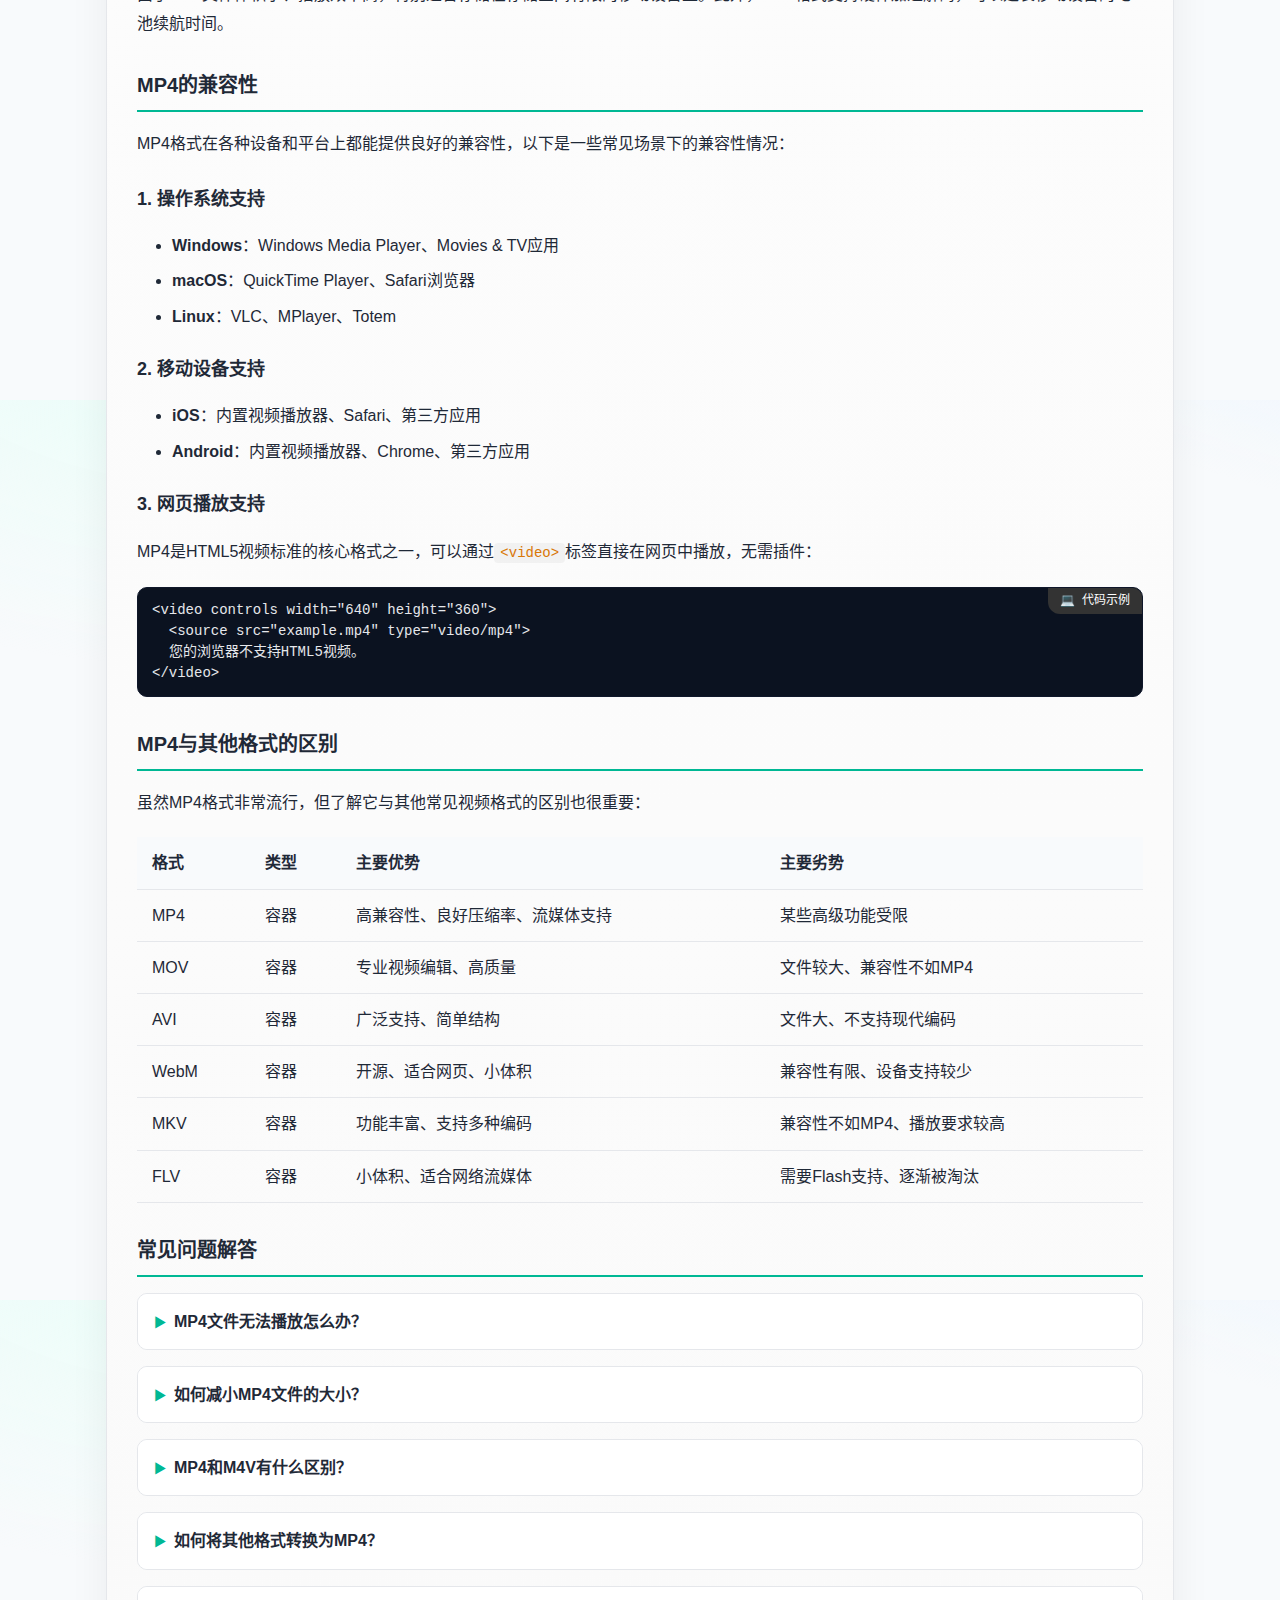
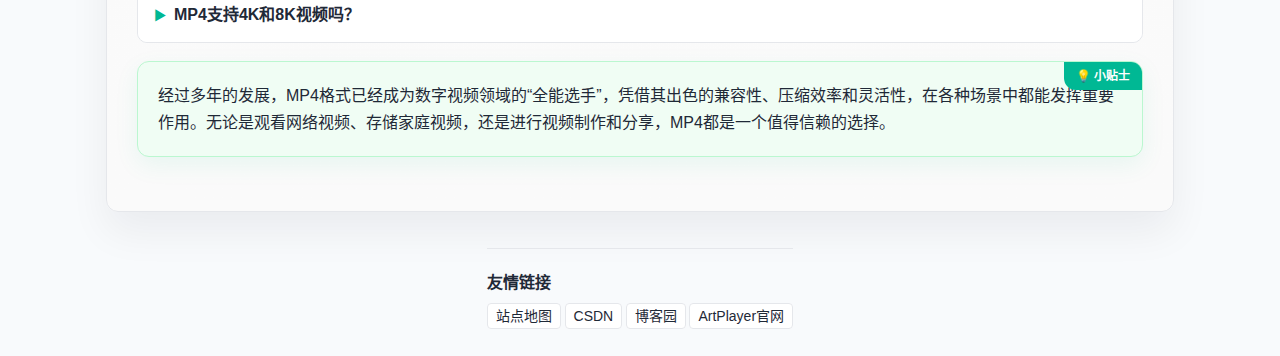
<file: docs/mp4.html>
<!DOCTYPE html>
<html lang="zh-CN">

<head>
    <meta charset="UTF-8">
    <title>什么是MP4格式：视频文件的“全能选手”</title>
    <meta name="viewport" content="width=device-width,initial-scale=1">
    <meta name="description" content="MP4是目前最流行的视频格式之一，本文详细介绍MP4格式的特点、结构、编码标准和优势。">
    <link rel="stylesheet" href="../css/styles.css">
    <script async src="https://pagead2.googlesyndication.com/pagead/js/adsbygoogle.js?client=ca-pub-3530207113372131"
    crossorigin="anonymous"></script>
</head>

<body>
    <div class="topbar">
        <a href="../index.html">首页</a>
        <a href="../docs.html" class="active">文章页</a>
    </div>

    <div class="shell">
        <div class="back"><a href="../docs.html">← 返回文章列表</a></div>
        <article class="article">
            <h1>什么是MP4格式：视频文件的“全能选手”</h1>
            <div class="meta">发布于 2025-08-29 · 标签：MP4、视频格式、容器格式</div>

            <p>在数字媒体时代，我们每天都会接触到各种格式的视频文件，其中<span class="highlight">MP4</span>无疑是最常见、最流行的格式之一。无论是手机拍摄、网络下载，还是视频平台播放，MP4格式都以其出色的兼容性和灵活性成为了数字视频的“全能选手”。本文将为你详细介绍MP4格式的起源、特点、结构和优势。</p>

            <div class="toc">
                <b>目录</b>
                <ol style="margin:8px 0 0 16px">
                    <li><a href="#origin">MP4的起源与发展</a></li>
                    <li><a href="#structure">MP4的文件结构</a></li>
                    <li><a href="#codec">MP4支持的编码格式</a></li>
                    <li><a href="#advantages">MP4格式的优势</a></li>
                    <li><a href="#compatibility">MP4的兼容性</a></li>
                    <li><a href="#related">MP4与其他格式的区别</a></li>
                    <li><a href="#faq">常见问题解答</a></li>
                </ol>
            </div>

            <h2 id="origin">MP4的起源与发展</h2>
            <p>MP4（MPEG-4 Part 14）是由<span class="highlight">国际标准化组织（ISO）</span>和<span class="highlight">国际电工委员会（IEC）</span>联合制定的一种数字多媒体容器格式标准，最初发布于2001年，后经多次修订完善。它是在MPEG-4 Part 12（ISO基础媒体文件格式）的基础上发展而来的。</p>
            <p>MP4格式最初设计用于存储音频和视频流，但随着技术发展，它的功能不断扩展，可以存储字幕、静止图像和元数据等多种内容。如今，MP4已成为网络视频、移动视频和数字存储的主流格式。</p>

            <h2 id="structure">MP4的文件结构</h2>
            <p>MP4是一种<span class="highlight">容器格式</span>，这意味着它本身并不定义如何编码音频或视频，而是定义了如何组织和存储这些已编码的媒体流。MP4文件采用树状结构，主要由以下元素组成：</p>
            
            <h3>1. 基本结构</h3>
            <ul>
                <li><b>文件类型框（ftyp）</b>：标识文件格式和版本</li>
                <li><b>媒体数据框（mdat）</b>：包含实际的音频和视频数据</li>
                <li><b>元数据框（moov）</b>：包含描述媒体内容的信息，如编解码器、时长、分辨率等</li>
            </ul>
            
            <h3>2. 原子（Atom）结构</h3>
            <p>MP4文件的最小组成单位是<span class="highlight">原子（Atom）</span>，每个原子由头部和内容组成：</p>
            <pre><code>+-------------------+
| 原子大小（4字节） |
+-------------------+
| 原子类型（4字节） |
+-------------------+
|       原子内容     |
+-------------------+
</code></pre>
            
            <h3>3. 关键原子类型</h3>
            <ul>
                <li><code>moov</code>：包含整个视频的元数据</li>
                <li><code>trak</code>：表示一个媒体轨道（音频轨道或视频轨道）</li>
                <li><code>mdia</code>：包含媒体信息</li>
                <li><code>stbl</code>：样本表，描述媒体样本的组织方式</li>
            </ul>

            <h2 id="codec">MP4支持的编码格式</h2>
            <p>作为容器格式，MP4可以封装多种不同编码的音频和视频流。以下是MP4最常用的编码格式组合：</p>
            
            <div class="table-responsive">
                <table class="table">
                    <tr>
                        <th>类型</th>
                        <th>常用编码格式</th>
                        <th>特点</th>
                    </tr>
                    <tr>
                        <td>视频</td>
                        <td>H.264/AVC、H.265/HEVC、VP9、AV1</td>
                        <td>H.264是最广泛支持的，H.265提供更好的压缩率</td>
                    </tr>
                    <tr>
                        <td>音频</td>
                        <td>AAC、MP3、AC-3、Apple Lossless</td>
                        <td>AAC是MP4的默认音频编码</td>
                    </tr>
                    <tr>
                        <td>字幕</td>
                        <td>Timed Text、SRT、VTT</td>
                        <td>支持多种字幕格式的嵌入</td>
                    </tr>
                </table>
            </div>

            <h2 id="advantages">MP4格式的优势</h2>
            
            <h3>1. 出色的压缩效率</h3>
            <p>MP4文件通常采用H.264等高效编码标准，可以在保持高质量的同时显著减小文件体积。例如，同样分辨率和长度的视频，MP4格式可能比AVI格式小30%-50%。</p>
            
            <h3>2. 广泛的设备兼容性</h3>
            <p>MP4是目前兼容性最广的视频格式之一，几乎支持所有设备，包括：</p>
            <ul>
                <li>手机和平板电脑（iOS、Android）</li>
                <li>电脑（Windows、macOS、Linux）</li>
                <li>智能电视和流媒体设备</li>
                <li>视频游戏控制台</li>
                <li>网页浏览器（通过HTML5）</li>
            </ul>
            
            <h3>3. 流媒体支持</h3>
            <p>MP4支持渐进式下载和流式传输，使其非常适合网络视频播放。许多在线视频平台（如YouTube、Vimeo）都使用MP4作为主要的视频格式。</p>
            
            <h3>4. 灵活性和可扩展性</h3>
            <p>MP4格式可以容纳多种类型的内容，包括：</p>
            <ul>
                <li>多个音频轨道（多语言支持）</li>
                <li>多个字幕轨道</li>
                <li>元数据（标题、作者、描述等）</li>
                <li>章节标记</li>
                <li>交互式内容</li>
            </ul>
            
            <h3>5. 适合移动设备</h3>
            <p>由于MP4文件体积小、播放效率高，特别适合存储在存储空间有限的移动设备上。此外，MP4格式支持硬件加速解码，可以延长移动设备的电池续航时间。</p>

            <h2 id="compatibility">MP4的兼容性</h2>
            <p>MP4格式在各种设备和平台上都能提供良好的兼容性，以下是一些常见场景下的兼容性情况：</p>
            
            <h3>1. 操作系统支持</h3>
            <ul>
                <li><b>Windows</b>：Windows Media Player、Movies & TV应用</li>
                <li><b>macOS</b>：QuickTime Player、Safari浏览器</li>
                <li><b>Linux</b>：VLC、MPlayer、Totem</li>
            </ul>
            
            <h3>2. 移动设备支持</h3>
            <ul>
                <li><b>iOS</b>：内置视频播放器、Safari、第三方应用</li>
                <li><b>Android</b>：内置视频播放器、Chrome、第三方应用</li>
            </ul>
            
            <h3>3. 网页播放支持</h3>
            <p>MP4是HTML5视频标准的核心格式之一，可以通过<code>&lt;video&gt;</code>标签直接在网页中播放，无需插件：</p>
            <pre><code class="language-html">&lt;video controls width="640" height="360"&gt;
  &lt;source src="example.mp4" type="video/mp4"&gt;
  您的浏览器不支持HTML5视频。
&lt;/video&gt;
</code></pre>

            <h2 id="related">MP4与其他格式的区别</h2>
            <p>虽然MP4格式非常流行，但了解它与其他常见视频格式的区别也很重要：</p>
            
            <div class="table-responsive">
                <table class="table">
                    <tr>
                        <th>格式</th>
                        <th>类型</th>
                        <th>主要优势</th>
                        <th>主要劣势</th>
                    </tr>
                    <tr>
                        <td>MP4</td>
                        <td>容器</td>
                        <td>高兼容性、良好压缩率、流媒体支持</td>
                        <td>某些高级功能受限</td>
                    </tr>
                    <tr>
                        <td>MOV</td>
                        <td>容器</td>
                        <td>专业视频编辑、高质量</td>
                        <td>文件较大、兼容性不如MP4</td>
                    </tr>
                    <tr>
                        <td>AVI</td>
                        <td>容器</td>
                        <td>广泛支持、简单结构</td>
                        <td>文件大、不支持现代编码</td>
                    </tr>
                    <tr>
                        <td>WebM</td>
                        <td>容器</td>
                        <td>开源、适合网页、小体积</td>
                        <td>兼容性有限、设备支持较少</td>
                    </tr>
                    <tr>
                        <td>MKV</td>
                        <td>容器</td>
                        <td>功能丰富、支持多种编码</td>
                        <td>兼容性不如MP4、播放要求较高</td>
                    </tr>
                    <tr>
                        <td>FLV</td>
                        <td>容器</td>
                        <td>小体积、适合网络流媒体</td>
                        <td>需要Flash支持、逐渐被淘汰</td>
                    </tr>
                </table>
            </div>

            <h2 id="faq">常见问题解答</h2>
            
            <details>
                <summary>MP4文件无法播放怎么办？</summary>
                <div style="margin-top:8px;color:#334155">如果MP4文件无法播放，可能是由于缺少正确的编解码器。建议安装VLC媒体播放器（它支持几乎所有视频格式），或者使用FFmpeg等工具重新编码文件。另外，检查文件是否损坏也很重要。</div>
            </details>
            
            <details>
                <summary>如何减小MP4文件的大小？</summary>
                <div style="margin-top:8px;color:#334155">减小MP4文件大小的方法包括：降低视频分辨率、降低比特率、调整帧率、使用更高效的编码器（如从H.264升级到H.265）或裁剪视频长度。使用HandBrake等免费工具可以轻松完成这些操作。</div>
            </details>
            
            <details>
                <summary>MP4和M4V有什么区别？</summary>
                <div style="margin-top:8px;color:#334155">M4V是Apple开发的一种视频格式，本质上与MP4非常相似，主要区别在于M4V可能包含Apple的FairPlay DRM版权保护。在大多数情况下，M4V文件可以被重命名为.mp4并在支持MP4的播放器中播放。</div>
            </details>
            
            <details>
                <summary>如何将其他格式转换为MP4？</summary>
                <div style="margin-top:8px;color:#334155">有许多工具可以将其他格式转换为MP4，包括免费工具如HandBrake、FFmpeg、Online-Convert，以及专业软件如Adobe Media Encoder。转换时注意选择合适的编码设置以平衡质量和文件大小。</div>
            </details>
            
            <details>
                <summary>MP4支持4K和8K视频吗？</summary>
                <div style="margin-top:8px;color:#334155">是的，MP4容器格式完全支持4K、8K甚至更高分辨率的视频，只要使用适当的编码标准（如H.264 High Profile、H.265或AV1）。不过，播放高分辨率MP4视频需要更强大的硬件支持。</div>
            </details>
            
            <div class="remark" style="margin-top:18px">
                经过多年的发展，MP4格式已经成为数字视频领域的“全能选手”，凭借其出色的兼容性、压缩效率和灵活性，在各种场景中都能发挥重要作用。无论是观看网络视频、存储家庭视频，还是进行视频制作和分享，MP4都是一个值得信赖的选择。
            </div>
        </article>
    </div>

    <div class="footer">
        <div class="friend-links">
            <h3>友情链接</h3>
            <div class="links-container">
                 <a href="../website/sitemap.xml" target="_blank" rel="noopener noreferrer" class="friend-link">站点地图</a>
                <a href="https://blog.csdn.net/" target="_blank" rel="noopener noreferrer" class="friend-link">CSDN</a>
                <a href="https://www.cnblogs.com/" target="_blank" rel="noopener noreferrer" class="friend-link">博客园</a>
                <a href="https://artplayer.org/" target="_blank" rel="noopener noreferrer" class="friend-link">ArtPlayer官网</a>
            </div>
        </div>
    </div>
</body>

</html>
</file>
<file: css/styles.css>
:root {
    --brand: #00b894;
    --text: #1f2937;
    --muted: #6b7280;
    --bg: #f8fafc;
    --card: #ffffff;
    --border: #e5e7eb;
    --art-progress-touch-height: 44px;
}

/* 全局样式重置和基础设置 */
* {
    box-sizing: border-box
}

html, body {
    height: 100%;
    margin: 0;
}

body {
    color: var(--text);
    background: radial-gradient(1200px 600px at 20% -10%, #e8fff8 0, rgba(255, 255, 255, 0) 60%),
                radial-gradient(1000px 500px at 120% -20%, #e6f3ff 0, rgba(255, 255, 255, 0) 60%),
                var(--bg);
    font-family: -apple-system, BlinkMacSystemFont, "Segoe UI", Roboto, "Helvetica Neue", Arial, sans-serif;
    display: flex;
    flex-direction: column;
}

/* 布局容器 */
.shell {
    flex: 1;
    max-width: 1100px;
    margin: 0 auto;
    padding: 20px 16px 0px;
}

/* 顶部导航菜单 */
.topbar {
    display: flex;
    align-items: center;
    justify-content: center;
    padding: 12px 16px;
    gap: 18px
}

.topbar a {
    color: var(--text);
    text-decoration: none;
    font-size: 14px;
    font-weight: 600;
    padding: 8px 10px;
    border-radius: 8px;
    transition: color .2s ease, background-color .2s ease
}

.topbar a:hover {
    color: var(--brand);
    background-color: rgba(0, 184, 148, 0.08)
}

.topbar a.active {
    color: #0f766e;
    background-color: rgba(0, 184, 148, 0.14)
}

/* 播放器页面专用样式 */
.nav {
    display: flex;
    align-items: center;
    justify-content: space-between;
    gap: 12px;
    padding: 14px 16px;
    background: var(--card);
    border: 1px solid var(--border);
    border-radius: 12px;
    box-shadow: 0 6px 24px rgba(15, 23, 42, 0.06);
}

.brand {
    display: flex;
    align-items: center;
    gap: 10px;
    font-weight: 700;
    letter-spacing: .2px
}

.brand .dot {
    width: 10px;
    height: 10px;
    border-radius: 50%;
    background: var(--brand);
    box-shadow: 0 0 0 6px rgba(0, 184, 148, .12)
}

/* 表单控件样式 */
.controls {
    display: grid;
    grid-template-columns: 1fr auto auto;
    gap: 10px;
    width: 100%;
    max-width: 720px
}

.input {
    display: flex;
    align-items: center;
    gap: 8px;
    padding: 10px 12px;
    border: 1px solid var(--border);
    border-radius: 10px;
    background: #fff
}

.input input {
    width: 100%;
    border: 0;
    outline: 0;
    font-size: 14px;
    color: var(--text)
}

.btn {
    margin-top: 10px;
    margin-bottom: 10px;
    padding: 8px 16px;
    border: 1px solid var(--brand);
    background: var(--brand);
    color: #fff;
    border-radius: 10px;
    cursor: pointer;
    transition: .2s ease;
    text-decoration: none;
    display: inline-block;
    text-align: center;
}

.btn.secondary {
    background: transparent;
    color: var(--brand)
}

.btn:active {
    transform: translateY(1px)
}

.btn:hover {
    filter: saturate(1.05);
    box-shadow: 0 4px 14px rgba(0, 184, 148, 0.25)
}

.input:focus-within {
    border-color: var(--brand);
    box-shadow: 0 0 0 4px rgba(0, 184, 148, 0.12)
}

/* 卡片和容器样式 */
.card {
    background: var(--card);
    border: 1px solid var(--border);
    border-radius: 12px;
    box-shadow: 0 20px 40px rgba(15, 23, 42, 0.06);
}

.card.player-card {
    margin-top: 18px;
    overflow: hidden;
}

.card.article-card {
    padding: 16px;
    box-shadow: 0 14px 30px rgba(15, 23, 42, 0.06);
    transition: transform .15s ease, box-shadow .15s ease;
}

.card.article-card:hover {
    transform: translateY(-2px);
    box-shadow: 0 20px 40px rgba(15, 23, 42, 0.08)
}

/* 播放器样式 */
#player {
    width: 100%;
    aspect-ratio: 16 / 9;
    background-color: #000;
}

#player .art-progress {
    padding-top: 20px;
    padding-bottom: 20px;
    margin-top: -20px;
    margin-bottom: -20px
}

/* 通知和提示样式 */
.alert {
    display: none;
    margin: 14px 0 0;
    padding: 10px 12px;
    border-radius: 10px;
    background: #fff7ed;
    border: 1px solid #fed7aa;
    color: #9a3412
}

/* 文章列表页面样式 */
.header {
    display: flex;
    align-items: baseline;
    justify-content: space-between;
    gap: 12px;
    margin: 8px 0 14px;
    padding: 14px 16px;
    background: var(--card);
    border: 1px solid var(--border);
    border-radius: 12px;
    box-shadow: 0 6px 24px rgba(15, 23, 42, 0.06);
}

.list {
    display: grid;
    grid-template-columns: 1fr 1fr;
    gap: 16px;
}

.title {
    margin: 0 0 8px 0;
    font-size: 18px;
}

.meta {
    color: var(--muted);
    font-size: 13px;
    display: flex;
    gap: 8px;
    align-items: center;
    margin-bottom: 10px;
}

.tags {
    display: flex;
    gap: 8px;
    flex-wrap: wrap
}

.tag {
    font-size: 12px;
    color: #0f766e;
    background: rgba(0, 184, 148, 0.14);
    border: 1px solid rgba(0, 184, 148, 0.25);
    padding: 2px 8px;
    border-radius: 999px;
}

.desc {
    color: #334155;
    font-size: 14px;
    line-height: 1.6;
    margin: 0 0 12px 0;
    display: -webkit-box;
    -webkit-line-clamp: 2;
    -webkit-box-orient: vertical;
    overflow: hidden;
    text-overflow: ellipsis;
    height: 45px;
    min-height: 45px;
}

.actions {
    display: flex;
    gap: 10px
}

.read-btn {
    margin-top: 14px;
    padding: 8px 14px;
    font-size: 14px;
}

.empty {
    margin-top: 16px;
    padding: 16px;
    border-radius: 12px;
    background: #fff7ed;
    border: 1px solid #fed7aa;
    color: #9a3412;
}

/* 文章详情页样式 */
.article {
    background: var(--card);
    border: 1px solid var(--border);
    border-radius: 12px;
    padding: 30px;
    box-shadow: 0 20px 40px rgba(15, 23, 42, 0.06);
    line-height: 1.7;
    /* 微信公众号风格背景 */
    background: linear-gradient(to bottom, #ffffff, #fafafa);
}

.article h1 {
    margin: 0 0 15px 0;
    font-size: 24px;
    font-weight: 700;
    color: var(--text);
    line-height: 1.3;
}

.article h2 {
    margin: 30px 0 15px 0;
    font-size: 20px;
    font-weight: 600;
    color: var(--text);
    padding-bottom: 8px;
    border-bottom: 2px solid var(--brand);
}

.article h3 {
    margin: 25px 0 12px 0;
    font-size: 18px;
    font-weight: 600;
    color: var(--text);
}

.article h4 {
    margin: 20px 0 10px 0;
    font-size: 16px;
    font-weight: 600;
    color: var(--text);
}

.article .meta {
    color: var(--muted);
    font-size: 14px;
    margin-bottom: 24px;
    padding: 10px 0;
    border-bottom: 1px solid var(--border);
}

.article p {
    margin: 18px 0;
    font-size: 16px;
    color: var(--text);
    line-height: 1.8;
}

.article ol,
.article ul {
    margin: 18px 0 18px 20px;
    padding-left: 15px;
}

.article li {
    margin: 10px 0;
    font-size: 16px;
    color: var(--text);
    line-height: 1.6;
}

.article ol li {
    list-style-type: decimal;
}

.article ul li {
    list-style-type: disc;
}

/* 卡片式内容样式 */
.article .card-item {
    margin: 20px 0;
    padding: 20px;
    background-color: #f8fafc;
    border-radius: 12px;
    border-left: 4px solid var(--brand);
}

/* 强调样式 */
.article .highlight {
    color: #e11d48;
    font-weight: 600;
}

/* 引用样式 */
.article blockquote {
    margin: 20px 0;
    padding: 15px 20px 15px 45px;
    background-color: #f8fafc;
    border-radius: 8px;
    border-left: 4px solid #94a3b8;
    position: relative;
}

.article blockquote:before {
    content: "\201C";
    font-size: 32px;
    color: #cbd5e1;
    position: absolute;
    left: 15px;
    top: 10px;
}

/* 步骤样式优化 */
.article .step {
    margin: 12px 0;
    padding-left: 8px;
    border-left: 2px solid var(--brand);
}

/* 代码块优化 - 微信风格 */
.article pre {
    margin: 20px 0;
    padding: 16px;
    border-radius: 10px;
    font-size: 14px;
    line-height: 1.5;
    background: #1e1e1e;
    color: #d4d4d4;
    position: relative;
    overflow-x: auto;
}

.article pre::before {
    content: "💻 代码示例";
    position: absolute;
    top: 0;
    right: 0;
    padding: 4px 12px;
    background-color: #333;
    color: white;
    font-size: 12px;
    border-radius: 0 0 0 12px;
}

.article code {
    font-family: "SF Mono", Monaco, Inconsolata, "Roboto Mono", Consolas, "Courier New", monospace;
    font-size: 14px;
    background-color: rgba(0, 0, 0, 0.04);
    padding: 2px 6px;
    border-radius: 4px;
    color: #d97706;
}

.article pre code {
    background-color: transparent;
    color: inherit;
    padding: 0;
    border-radius: 0;
}

/* 图片样式优化 */
.article img {
    max-width: 100%;
    border-radius: 10px;
    border: 1px solid var(--border);
    margin: 20px auto;
    display: block;
    box-shadow: 0 8px 24px rgba(0, 0, 0, 0.08);
    transition: transform 0.2s ease;
}

.article img:hover {
    transform: scale(1.01);
}

.article .image-caption {
    text-align: center;
    font-size: 14px;
    color: var(--muted);
    margin-top: -10px;
    margin-bottom: 20px;
}

/* 步骤说明样式 */
.article ol {
    counter-reset: step-counter;
    list-style-type: none;
    padding-left: 0;
}

.article ol li {
    counter-increment: step-counter;
    position: relative;
    padding-left: 40px;
    margin-bottom: 16px;
    list-style-type: none;
}

.article ol li::before {
    content: counter(step-counter);
    position: absolute;
    left: 0;
    top: 0;
    width: 28px;
    height: 28px;
    background-color: var(--brand);
    color: white;
    border-radius: 50%;
    display: flex;
    align-items: center;
    justify-content: center;
    font-weight: 600;
    font-size: 14px;
}

/* 按钮样式优化 */
.article .btn {
    margin: 16px 8px 16px 0;
    padding: 10px 20px;
    border-radius: 24px;
    font-weight: 600;
    text-decoration: none;
    display: inline-block;
    transition: all 0.2s ease;
    font-size: 14px;
    border: none;
    cursor: pointer;
}

.article .btn.primary {
    background-color: var(--brand);
    color: white;
}

.article .btn.primary:hover {
    background-color: #0d9488;
    transform: translateY(-2px);
    box-shadow: 0 4px 12px rgba(0, 184, 148, 0.3);
}

.article .btn.secondary {
    background-color: #e5e7eb;
    color: var(--text);
}

.article .btn.secondary:hover {
    background-color: #d1d5db;
    transform: translateY(-2px);
}

/* 表格样式 */
.article table {
    width: 100%;
    border-collapse: collapse;
    margin: 20px 0;
}

.article table th,
.article table td {
    padding: 12px 15px;
    text-align: left;
    border-bottom: 1px solid var(--border);
}

.article table th {
    background-color: #f8fafc;
    font-weight: 600;
}

/* 响应式优化 */
@media (max-width: 768px) {
    .article {
        padding: 20px 16px;
    }
    
    .article h1 {
        font-size: 22px;
    }
    
    .article h2 {
        font-size: 19px;
    }
    
    .article h3 {
        font-size: 17px;
    }
    
    .article p,
    .article li {
        font-size: 15px;
    }
}

.article pre {
    background: #0b1220;
    color: #e5e7eb;
    padding: 12px 14px;
    border-radius: 10px;
    overflow: auto;
    border: 1px solid #0f172a;
}

.article code {
    font-family: ui-monospace, SFMono-Regular, Menlo, Monaco, Consolas, "Liberation Mono", "Courier New", monospace;
}

.article img {
    max-width: 100%;
    border-radius: 10px;
    border: 1px solid var(--border);
}

.toc {
    margin: 16px 0;
    padding: 12px 14px;
    border-radius: 10px;
    border: 1px solid var(--border);
    background: #ffffff;
}

.toc a {
    color: var(--brand);
    text-decoration: none;
}

.toc a:hover {
    text-decoration: underline;
    text-underline-offset: 3px;
}

.back {
    display: inline-flex;
    align-items: center;
    gap: 6px;
    margin-bottom: 12px;
}

.back a {
    color: var(--brand);
    text-decoration: none;
    font-weight: 600;
}

.back a:hover {
    text-decoration: underline;
    text-underline-offset: 3px;
}

/* 信息类卡片 - 微信风格 */
.remark {
    background-color: #f0fdf4;
    margin: 24px 0;
    padding: 20px;
    border: 1px solid #bbf7d0;
    border-radius: 12px;
    box-shadow: 0 8px 24px rgba(16, 185, 129, 0.08);
    position: relative;
    overflow: hidden;
}

.remark::before {
    content: "💡 小贴士";
    position: absolute;
    top: 0;
    right: 0;
    padding: 4px 12px;
    background-color: var(--brand);
    color: white;
    font-size: 12px;
    font-weight: 600;
    border-radius: 0 0 0 12px;
}

.wise_saying {
    background-color: #f0fdf4;
    margin: 24px 0;
    padding: 16px 20px;
    border: 1px solid #bbf7d0;
    border-radius: 12px;
    display: flex;
    align-items: center;
    gap: 10px;
    position: relative;
}

.wise_saying::before {
    content: "🌟";
    font-size: 24px;
    position: absolute;
    left: -10px;
    top: -10px;
    opacity: 0.2;
}

/* 目录样式优化 */
.toc {
    margin: 24px 0;
    padding: 20px;
    border-radius: 12px;
    border: 1px solid var(--border);
    background: linear-gradient(135deg, #ffffff, #f0fdf4);
    box-shadow: 0 4px 12px rgba(0, 0, 0, 0.04);
    position: relative;
}

.toc::before {
    content: "📑 目录";
    font-weight: 600;
    font-size: 16px;
    color: var(--brand);
    display: block;
    margin-bottom: 12px;
}

.toc ol {
    margin: 0;
    padding-left: 20px;
}

.toc li {
    margin: 10px 0;
}

.toc a {
    color: var(--text);
    text-decoration: none;
    transition: all 0.2s ease;
    display: block;
    padding: 4px 0;
    font-size: 15px;
}

.toc a:hover {
    color: var(--brand);
    transform: translateX(4px);
}

/* FAQ部分样式优化 */
.article details {
    margin: 16px 0;
    border: 1px solid var(--border);
    border-radius: 10px;
    overflow: hidden;
    background-color: #f8fafc;
    transition: all 0.3s ease;
}

.article details:hover {
    border-color: var(--brand);
    box-shadow: 0 4px 12px rgba(0, 184, 148, 0.08);
}

.article summary {
    padding: 14px 16px;
    font-weight: 600;
    cursor: pointer;
    background-color: white;
    transition: background-color 0.2s ease;
    position: relative;
    list-style: none;
}

.article summary:hover {
    background-color: #f8fafc;
}

.article summary::before {
    content: "▶";
    display: inline-block;
    margin-right: 8px;
    color: var(--brand);
    font-size: 12px;
    transition: transform 0.3s ease;
}

.article details[open] summary::before {
    transform: rotate(90deg);
}

.article details > div {
    padding: 16px;
    line-height: 1.6;
}

/* 工具名称样式 */
.article .tool-name {
    background-color: rgba(0, 184, 148, 0.1);
    color: var(--brand);
    padding: 2px 8px;
    border-radius: 4px;
    font-weight: 600;
    font-size: 15px;
}

/* 底部链接区域 */
.footer {
    display: flex;
    align-items: center;
    justify-content: center;
    gap: 10px;
    color: var(--muted);
    margin-top: 16px;
    font-size: 13px;
    padding-bottom: 20px;
}

.footer a {
    color: var(--text);
    text-decoration: none;
    transition: color .2s ease;
}

.footer a:hover {
    color: var(--brand);
    text-decoration: underline;
    text-underline-offset: 3px;
}

/* 友链样式 */
.friend-links {
    margin-top: 20px;
    padding-top: 20px;
    border-top: 1px solid var(--border);
}

.friend-links h3 {
    margin: 0 0 12px 0;
    font-size: 16px;
    font-weight: 600;
    color: var(--text);
}

.links-list {
    display: flex;
    flex-wrap: wrap;
    gap: 12px;
    align-items: center;
}

.friend-link {
    color: var(--text);
    text-decoration: none;
    padding: 4px 8px;
    border-radius: 4px;
    background-color: var(--card);
    border: 1px solid var(--border);
    transition: all 0.2s ease;
    font-size: 14px;
}

.friend-link:hover {
    color: var(--brand);
    border-color: var(--brand);
    background-color: rgba(0, 184, 148, 0.05);
    text-decoration: none;
}

/* 响应式设计 */
@media (max-width: 860px) {
    .list {
        grid-template-columns: 1fr;
    }
}

@media (max-width: 600px) {
    .controls {
        grid-template-columns: 1fr auto;
    }
    
    .btn.secondary {
        display: none;
    }
}
</file>
